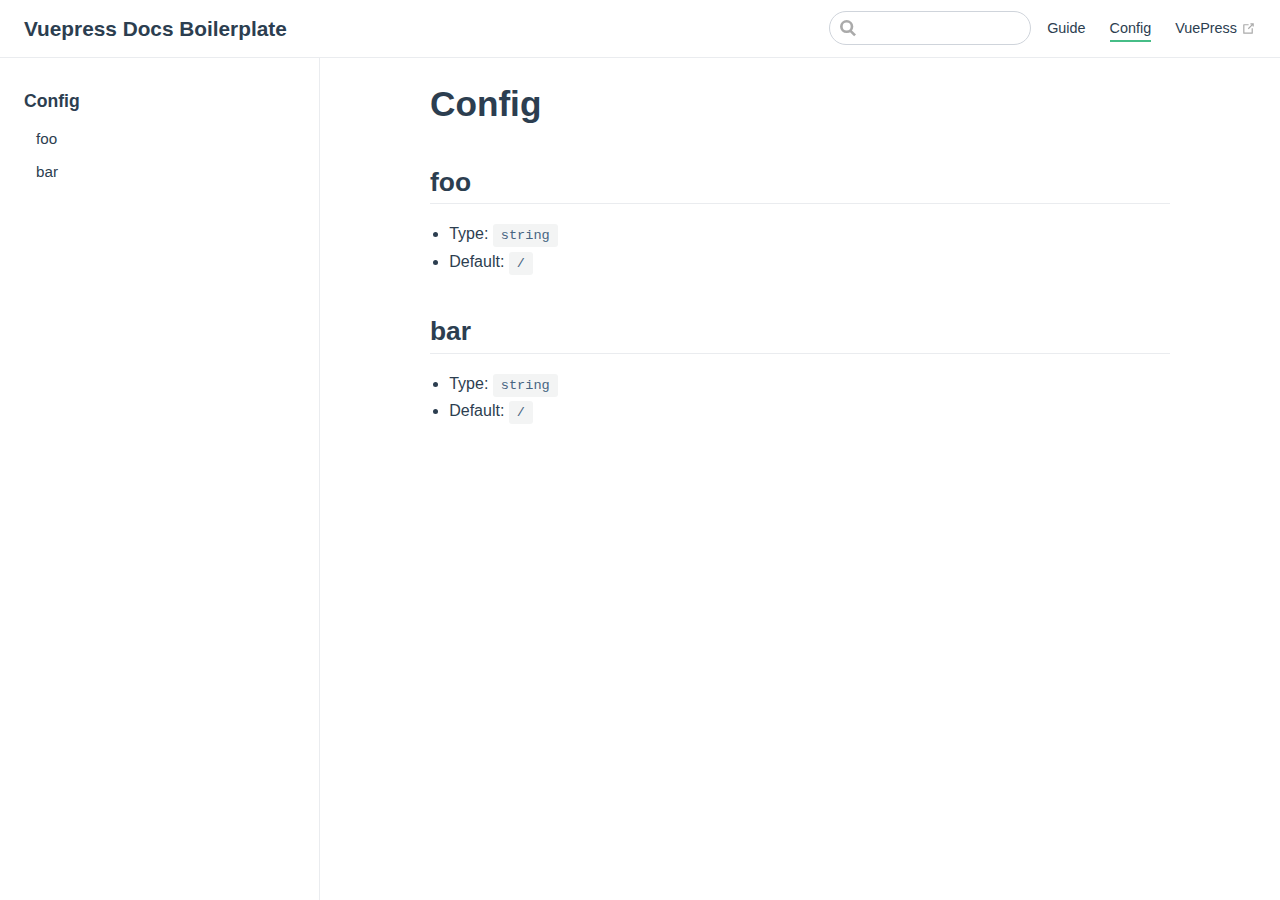
<file: config/index.html>
<!DOCTYPE html>
<html lang="en-US">
  <head>
    <meta charset="utf-8">
    <meta name="viewport" content="width=device-width,initial-scale=1">
    <title>Config | Vuepress Docs Boilerplate</title>
    <meta name="description" content="Learning from Imperater">
    <meta name="theme-color" content="#3eaf7c">
  <meta name="apple-mobile-web-app-capable" content="yes">
  <meta name="apple-mobile-web-app-status-bar-style" content="black">
    
    <link rel="preload" href="/assets/css/0.styles.5f60eb5d.css" as="style"><link rel="preload" href="/assets/js/app.0ffd1dc5.js" as="script"><link rel="preload" href="/assets/js/2.fd1e3ae9.js" as="script"><link rel="preload" href="/assets/js/10.b0734fc9.js" as="script"><link rel="prefetch" href="/assets/js/11.55118b11.js"><link rel="prefetch" href="/assets/js/12.4156cb93.js"><link rel="prefetch" href="/assets/js/13.392cc108.js"><link rel="prefetch" href="/assets/js/3.1e3883d7.js"><link rel="prefetch" href="/assets/js/4.d44d61c3.js"><link rel="prefetch" href="/assets/js/5.3acf1693.js"><link rel="prefetch" href="/assets/js/6.4b62a197.js"><link rel="prefetch" href="/assets/js/7.49f32811.js"><link rel="prefetch" href="/assets/js/8.3dc5a81c.js"><link rel="prefetch" href="/assets/js/9.dfd0ddd2.js">
    <link rel="stylesheet" href="/assets/css/0.styles.5f60eb5d.css">
  </head>
  <body>
    <div id="app" data-server-rendered="true"><div class="theme-container"><header class="navbar"><div class="sidebar-button"><svg xmlns="http://www.w3.org/2000/svg" aria-hidden="true" role="img" viewBox="0 0 448 512" class="icon"><path fill="currentColor" d="M436 124H12c-6.627 0-12-5.373-12-12V80c0-6.627 5.373-12 12-12h424c6.627 0 12 5.373 12 12v32c0 6.627-5.373 12-12 12zm0 160H12c-6.627 0-12-5.373-12-12v-32c0-6.627 5.373-12 12-12h424c6.627 0 12 5.373 12 12v32c0 6.627-5.373 12-12 12zm0 160H12c-6.627 0-12-5.373-12-12v-32c0-6.627 5.373-12 12-12h424c6.627 0 12 5.373 12 12v32c0 6.627-5.373 12-12 12z"></path></svg></div> <a href="/" class="home-link router-link-active"><!----> <span class="site-name">Vuepress Docs Boilerplate</span></a> <div class="links"><div class="search-box"><input aria-label="Search" autocomplete="off" spellcheck="false" value=""> <!----></div> <nav class="nav-links can-hide"><div class="nav-item"><a href="/guide/" class="nav-link">Guide</a></div><div class="nav-item"><a href="/config/" class="nav-link router-link-exact-active router-link-active">Config</a></div><div class="nav-item"><a href="https://v1.vuepress.vuejs.org" target="_blank" rel="noopener noreferrer" class="nav-link external">
  VuePress
  <svg xmlns="http://www.w3.org/2000/svg" aria-hidden="true" x="0px" y="0px" viewBox="0 0 100 100" width="15" height="15" class="icon outbound"><path fill="currentColor" d="M18.8,85.1h56l0,0c2.2,0,4-1.8,4-4v-32h-8v28h-48v-48h28v-8h-32l0,0c-2.2,0-4,1.8-4,4v56C14.8,83.3,16.6,85.1,18.8,85.1z"></path> <polygon fill="currentColor" points="45.7,48.7 51.3,54.3 77.2,28.5 77.2,37.2 85.2,37.2 85.2,14.9 62.8,14.9 62.8,22.9 71.5,22.9"></polygon></svg></a></div> <!----></nav></div></header> <div class="sidebar-mask"></div> <aside class="sidebar"><nav class="nav-links"><div class="nav-item"><a href="/guide/" class="nav-link">Guide</a></div><div class="nav-item"><a href="/config/" class="nav-link router-link-exact-active router-link-active">Config</a></div><div class="nav-item"><a href="https://v1.vuepress.vuejs.org" target="_blank" rel="noopener noreferrer" class="nav-link external">
  VuePress
  <svg xmlns="http://www.w3.org/2000/svg" aria-hidden="true" x="0px" y="0px" viewBox="0 0 100 100" width="15" height="15" class="icon outbound"><path fill="currentColor" d="M18.8,85.1h56l0,0c2.2,0,4-1.8,4-4v-32h-8v28h-48v-48h28v-8h-32l0,0c-2.2,0-4,1.8-4,4v56C14.8,83.3,16.6,85.1,18.8,85.1z"></path> <polygon fill="currentColor" points="45.7,48.7 51.3,54.3 77.2,28.5 77.2,37.2 85.2,37.2 85.2,14.9 62.8,14.9 62.8,22.9 71.5,22.9"></polygon></svg></a></div> <!----></nav>  <ul class="sidebar-links"><li><section class="sidebar-group depth-0"><p class="sidebar-heading open"><span>Config</span> <!----></p> <ul class="sidebar-links sidebar-group-items"><li><a href="/config/#foo" class="sidebar-link">foo</a><ul class="sidebar-sub-headers"></ul></li><li><a href="/config/#bar" class="sidebar-link">bar</a><ul class="sidebar-sub-headers"></ul></li></ul></section></li></ul> </aside> <main class="page"> <div class="theme-default-content content__default"><h1 id="config"><a href="#config" aria-hidden="true" class="header-anchor">#</a> Config</h1> <h2 id="foo"><a href="#foo" aria-hidden="true" class="header-anchor">#</a> foo</h2> <ul><li>Type: <code>string</code></li> <li>Default: <code>/</code></li></ul> <h2 id="bar"><a href="#bar" aria-hidden="true" class="header-anchor">#</a> bar</h2> <ul><li>Type: <code>string</code></li> <li>Default: <code>/</code></li></ul></div> <footer class="page-edit"><!----> <!----></footer> <!----> </main></div><div class="global-ui"></div></div>
    <script src="/assets/js/app.0ffd1dc5.js" defer></script><script src="/assets/js/2.fd1e3ae9.js" defer></script><script src="/assets/js/10.b0734fc9.js" defer></script>
  </body>
</html>
</file>
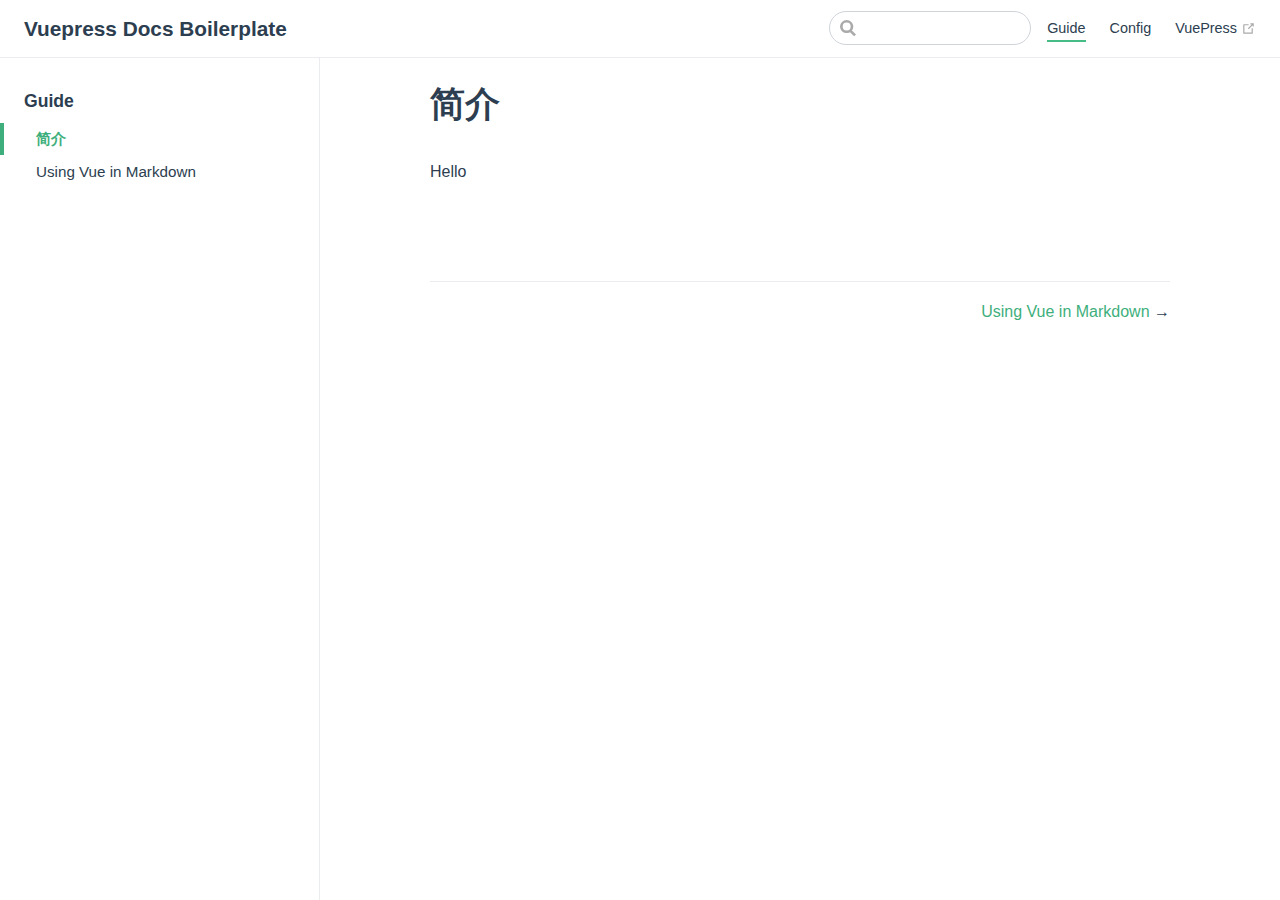
<file: guide/index.html>
<!DOCTYPE html>
<html lang="en-US">
  <head>
    <meta charset="utf-8">
    <meta name="viewport" content="width=device-width,initial-scale=1">
    <title>简介 | Vuepress Docs Boilerplate</title>
    <meta name="description" content="Learning from Imperater">
    <meta name="theme-color" content="#3eaf7c">
  <meta name="apple-mobile-web-app-capable" content="yes">
  <meta name="apple-mobile-web-app-status-bar-style" content="black">
    
    <link rel="preload" href="/assets/css/0.styles.5f60eb5d.css" as="style"><link rel="preload" href="/assets/js/app.0ffd1dc5.js" as="script"><link rel="preload" href="/assets/js/2.fd1e3ae9.js" as="script"><link rel="preload" href="/assets/js/11.55118b11.js" as="script"><link rel="prefetch" href="/assets/js/10.b0734fc9.js"><link rel="prefetch" href="/assets/js/12.4156cb93.js"><link rel="prefetch" href="/assets/js/13.392cc108.js"><link rel="prefetch" href="/assets/js/3.1e3883d7.js"><link rel="prefetch" href="/assets/js/4.d44d61c3.js"><link rel="prefetch" href="/assets/js/5.3acf1693.js"><link rel="prefetch" href="/assets/js/6.4b62a197.js"><link rel="prefetch" href="/assets/js/7.49f32811.js"><link rel="prefetch" href="/assets/js/8.3dc5a81c.js"><link rel="prefetch" href="/assets/js/9.dfd0ddd2.js">
    <link rel="stylesheet" href="/assets/css/0.styles.5f60eb5d.css">
  </head>
  <body>
    <div id="app" data-server-rendered="true"><div class="theme-container"><header class="navbar"><div class="sidebar-button"><svg xmlns="http://www.w3.org/2000/svg" aria-hidden="true" role="img" viewBox="0 0 448 512" class="icon"><path fill="currentColor" d="M436 124H12c-6.627 0-12-5.373-12-12V80c0-6.627 5.373-12 12-12h424c6.627 0 12 5.373 12 12v32c0 6.627-5.373 12-12 12zm0 160H12c-6.627 0-12-5.373-12-12v-32c0-6.627 5.373-12 12-12h424c6.627 0 12 5.373 12 12v32c0 6.627-5.373 12-12 12zm0 160H12c-6.627 0-12-5.373-12-12v-32c0-6.627 5.373-12 12-12h424c6.627 0 12 5.373 12 12v32c0 6.627-5.373 12-12 12z"></path></svg></div> <a href="/" class="home-link router-link-active"><!----> <span class="site-name">Vuepress Docs Boilerplate</span></a> <div class="links"><div class="search-box"><input aria-label="Search" autocomplete="off" spellcheck="false" value=""> <!----></div> <nav class="nav-links can-hide"><div class="nav-item"><a href="/guide/" class="nav-link router-link-exact-active router-link-active">Guide</a></div><div class="nav-item"><a href="/config/" class="nav-link">Config</a></div><div class="nav-item"><a href="https://v1.vuepress.vuejs.org" target="_blank" rel="noopener noreferrer" class="nav-link external">
  VuePress
  <svg xmlns="http://www.w3.org/2000/svg" aria-hidden="true" x="0px" y="0px" viewBox="0 0 100 100" width="15" height="15" class="icon outbound"><path fill="currentColor" d="M18.8,85.1h56l0,0c2.2,0,4-1.8,4-4v-32h-8v28h-48v-48h28v-8h-32l0,0c-2.2,0-4,1.8-4,4v56C14.8,83.3,16.6,85.1,18.8,85.1z"></path> <polygon fill="currentColor" points="45.7,48.7 51.3,54.3 77.2,28.5 77.2,37.2 85.2,37.2 85.2,14.9 62.8,14.9 62.8,22.9 71.5,22.9"></polygon></svg></a></div> <!----></nav></div></header> <div class="sidebar-mask"></div> <aside class="sidebar"><nav class="nav-links"><div class="nav-item"><a href="/guide/" class="nav-link router-link-exact-active router-link-active">Guide</a></div><div class="nav-item"><a href="/config/" class="nav-link">Config</a></div><div class="nav-item"><a href="https://v1.vuepress.vuejs.org" target="_blank" rel="noopener noreferrer" class="nav-link external">
  VuePress
  <svg xmlns="http://www.w3.org/2000/svg" aria-hidden="true" x="0px" y="0px" viewBox="0 0 100 100" width="15" height="15" class="icon outbound"><path fill="currentColor" d="M18.8,85.1h56l0,0c2.2,0,4-1.8,4-4v-32h-8v28h-48v-48h28v-8h-32l0,0c-2.2,0-4,1.8-4,4v56C14.8,83.3,16.6,85.1,18.8,85.1z"></path> <polygon fill="currentColor" points="45.7,48.7 51.3,54.3 77.2,28.5 77.2,37.2 85.2,37.2 85.2,14.9 62.8,14.9 62.8,22.9 71.5,22.9"></polygon></svg></a></div> <!----></nav>  <ul class="sidebar-links"><li><section class="sidebar-group depth-0"><p class="sidebar-heading open"><span>Guide</span> <!----></p> <ul class="sidebar-links sidebar-group-items"><li><a href="/guide/" class="active sidebar-link">简介</a></li><li><a href="/guide/using-vue.html" class="sidebar-link">Using Vue in Markdown</a></li></ul></section></li></ul> </aside> <main class="page"> <div class="theme-default-content content__default"><h1 id="简介"><a href="#简介" aria-hidden="true" class="header-anchor">#</a> 简介</h1> <p>Hello</p></div> <footer class="page-edit"><!----> <!----></footer> <div class="page-nav"><p class="inner"><!----> <span class="next"><a href="/guide/using-vue.html">
          Using Vue in Markdown
        </a>
        →
      </span></p></div> </main></div><div class="global-ui"></div></div>
    <script src="/assets/js/app.0ffd1dc5.js" defer></script><script src="/assets/js/2.fd1e3ae9.js" defer></script><script src="/assets/js/11.55118b11.js" defer></script>
  </body>
</html>
</file>
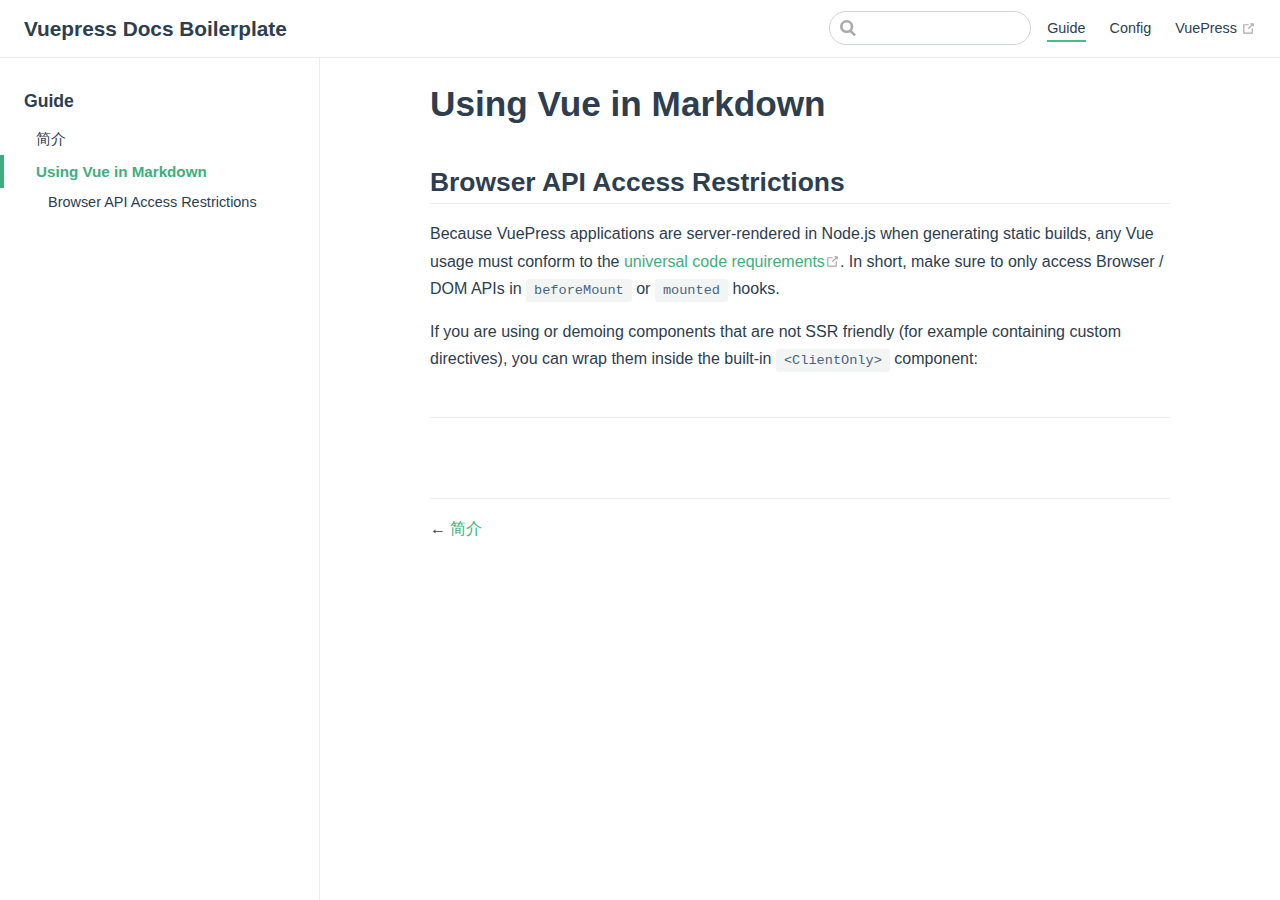
<file: guide/using-vue.html>
<!DOCTYPE html>
<html lang="en-US">
  <head>
    <meta charset="utf-8">
    <meta name="viewport" content="width=device-width,initial-scale=1">
    <title>Using Vue in Markdown | Vuepress Docs Boilerplate</title>
    <meta name="description" content="Learning from Imperater">
    <meta name="theme-color" content="#3eaf7c">
  <meta name="apple-mobile-web-app-capable" content="yes">
  <meta name="apple-mobile-web-app-status-bar-style" content="black">
    
    <link rel="preload" href="/assets/css/0.styles.5f60eb5d.css" as="style"><link rel="preload" href="/assets/js/app.0ffd1dc5.js" as="script"><link rel="preload" href="/assets/js/2.fd1e3ae9.js" as="script"><link rel="preload" href="/assets/js/12.4156cb93.js" as="script"><link rel="prefetch" href="/assets/js/10.b0734fc9.js"><link rel="prefetch" href="/assets/js/11.55118b11.js"><link rel="prefetch" href="/assets/js/13.392cc108.js"><link rel="prefetch" href="/assets/js/3.1e3883d7.js"><link rel="prefetch" href="/assets/js/4.d44d61c3.js"><link rel="prefetch" href="/assets/js/5.3acf1693.js"><link rel="prefetch" href="/assets/js/6.4b62a197.js"><link rel="prefetch" href="/assets/js/7.49f32811.js"><link rel="prefetch" href="/assets/js/8.3dc5a81c.js"><link rel="prefetch" href="/assets/js/9.dfd0ddd2.js">
    <link rel="stylesheet" href="/assets/css/0.styles.5f60eb5d.css">
  </head>
  <body>
    <div id="app" data-server-rendered="true"><div class="theme-container"><header class="navbar"><div class="sidebar-button"><svg xmlns="http://www.w3.org/2000/svg" aria-hidden="true" role="img" viewBox="0 0 448 512" class="icon"><path fill="currentColor" d="M436 124H12c-6.627 0-12-5.373-12-12V80c0-6.627 5.373-12 12-12h424c6.627 0 12 5.373 12 12v32c0 6.627-5.373 12-12 12zm0 160H12c-6.627 0-12-5.373-12-12v-32c0-6.627 5.373-12 12-12h424c6.627 0 12 5.373 12 12v32c0 6.627-5.373 12-12 12zm0 160H12c-6.627 0-12-5.373-12-12v-32c0-6.627 5.373-12 12-12h424c6.627 0 12 5.373 12 12v32c0 6.627-5.373 12-12 12z"></path></svg></div> <a href="/" class="home-link router-link-active"><!----> <span class="site-name">Vuepress Docs Boilerplate</span></a> <div class="links"><div class="search-box"><input aria-label="Search" autocomplete="off" spellcheck="false" value=""> <!----></div> <nav class="nav-links can-hide"><div class="nav-item"><a href="/guide/" class="nav-link router-link-active">Guide</a></div><div class="nav-item"><a href="/config/" class="nav-link">Config</a></div><div class="nav-item"><a href="https://v1.vuepress.vuejs.org" target="_blank" rel="noopener noreferrer" class="nav-link external">
  VuePress
  <svg xmlns="http://www.w3.org/2000/svg" aria-hidden="true" x="0px" y="0px" viewBox="0 0 100 100" width="15" height="15" class="icon outbound"><path fill="currentColor" d="M18.8,85.1h56l0,0c2.2,0,4-1.8,4-4v-32h-8v28h-48v-48h28v-8h-32l0,0c-2.2,0-4,1.8-4,4v56C14.8,83.3,16.6,85.1,18.8,85.1z"></path> <polygon fill="currentColor" points="45.7,48.7 51.3,54.3 77.2,28.5 77.2,37.2 85.2,37.2 85.2,14.9 62.8,14.9 62.8,22.9 71.5,22.9"></polygon></svg></a></div> <!----></nav></div></header> <div class="sidebar-mask"></div> <aside class="sidebar"><nav class="nav-links"><div class="nav-item"><a href="/guide/" class="nav-link router-link-active">Guide</a></div><div class="nav-item"><a href="/config/" class="nav-link">Config</a></div><div class="nav-item"><a href="https://v1.vuepress.vuejs.org" target="_blank" rel="noopener noreferrer" class="nav-link external">
  VuePress
  <svg xmlns="http://www.w3.org/2000/svg" aria-hidden="true" x="0px" y="0px" viewBox="0 0 100 100" width="15" height="15" class="icon outbound"><path fill="currentColor" d="M18.8,85.1h56l0,0c2.2,0,4-1.8,4-4v-32h-8v28h-48v-48h28v-8h-32l0,0c-2.2,0-4,1.8-4,4v56C14.8,83.3,16.6,85.1,18.8,85.1z"></path> <polygon fill="currentColor" points="45.7,48.7 51.3,54.3 77.2,28.5 77.2,37.2 85.2,37.2 85.2,14.9 62.8,14.9 62.8,22.9 71.5,22.9"></polygon></svg></a></div> <!----></nav>  <ul class="sidebar-links"><li><section class="sidebar-group depth-0"><p class="sidebar-heading open"><span>Guide</span> <!----></p> <ul class="sidebar-links sidebar-group-items"><li><a href="/guide/" class="sidebar-link">简介</a></li><li><a href="/guide/using-vue.html" class="active sidebar-link">Using Vue in Markdown</a><ul class="sidebar-sub-headers"><li class="sidebar-sub-header"><a href="/guide/using-vue.html#browser-api-access-restrictions" class="sidebar-link">Browser API Access Restrictions</a></li><li class="sidebar-sub-header"><a href="/guide/using-vue.html#" class="sidebar-link"></a></li></ul></li></ul></section></li></ul> </aside> <main class="page"> <div class="theme-default-content content__default"><h1 id="using-vue-in-markdown"><a href="#using-vue-in-markdown" aria-hidden="true" class="header-anchor">#</a> Using Vue in Markdown</h1> <h2 id="browser-api-access-restrictions"><a href="#browser-api-access-restrictions" aria-hidden="true" class="header-anchor">#</a> Browser API Access Restrictions</h2> <p>Because VuePress applications are server-rendered in Node.js when generating static builds, any Vue usage must conform to the <a href="https://ssr.vuejs.org/en/universal.html" target="_blank" rel="noopener noreferrer">universal code requirements<svg xmlns="http://www.w3.org/2000/svg" aria-hidden="true" x="0px" y="0px" viewBox="0 0 100 100" width="15" height="15" class="icon outbound"><path fill="currentColor" d="M18.8,85.1h56l0,0c2.2,0,4-1.8,4-4v-32h-8v28h-48v-48h28v-8h-32l0,0c-2.2,0-4,1.8-4,4v56C14.8,83.3,16.6,85.1,18.8,85.1z"></path> <polygon fill="currentColor" points="45.7,48.7 51.3,54.3 77.2,28.5 77.2,37.2 85.2,37.2 85.2,14.9 62.8,14.9 62.8,22.9 71.5,22.9"></polygon></svg></a>. In short, make sure to only access Browser / DOM APIs in <code>beforeMount</code> or <code>mounted</code> hooks.</p> <p>If you are using or demoing components that are not SSR friendly (for example containing custom directives), you can wrap them inside the built-in <code>&lt;ClientOnly&gt;</code> component:</p> <h2 id=""><a href="#" aria-hidden="true" class="header-anchor">#</a></h2></div> <footer class="page-edit"><!----> <!----></footer> <div class="page-nav"><p class="inner"><span class="prev">
        ←
        <a href="/guide/" class="prev router-link-active">
          简介
        </a></span> <!----></p></div> </main></div><div class="global-ui"></div></div>
    <script src="/assets/js/app.0ffd1dc5.js" defer></script><script src="/assets/js/2.fd1e3ae9.js" defer></script><script src="/assets/js/12.4156cb93.js" defer></script>
  </body>
</html>
</file>
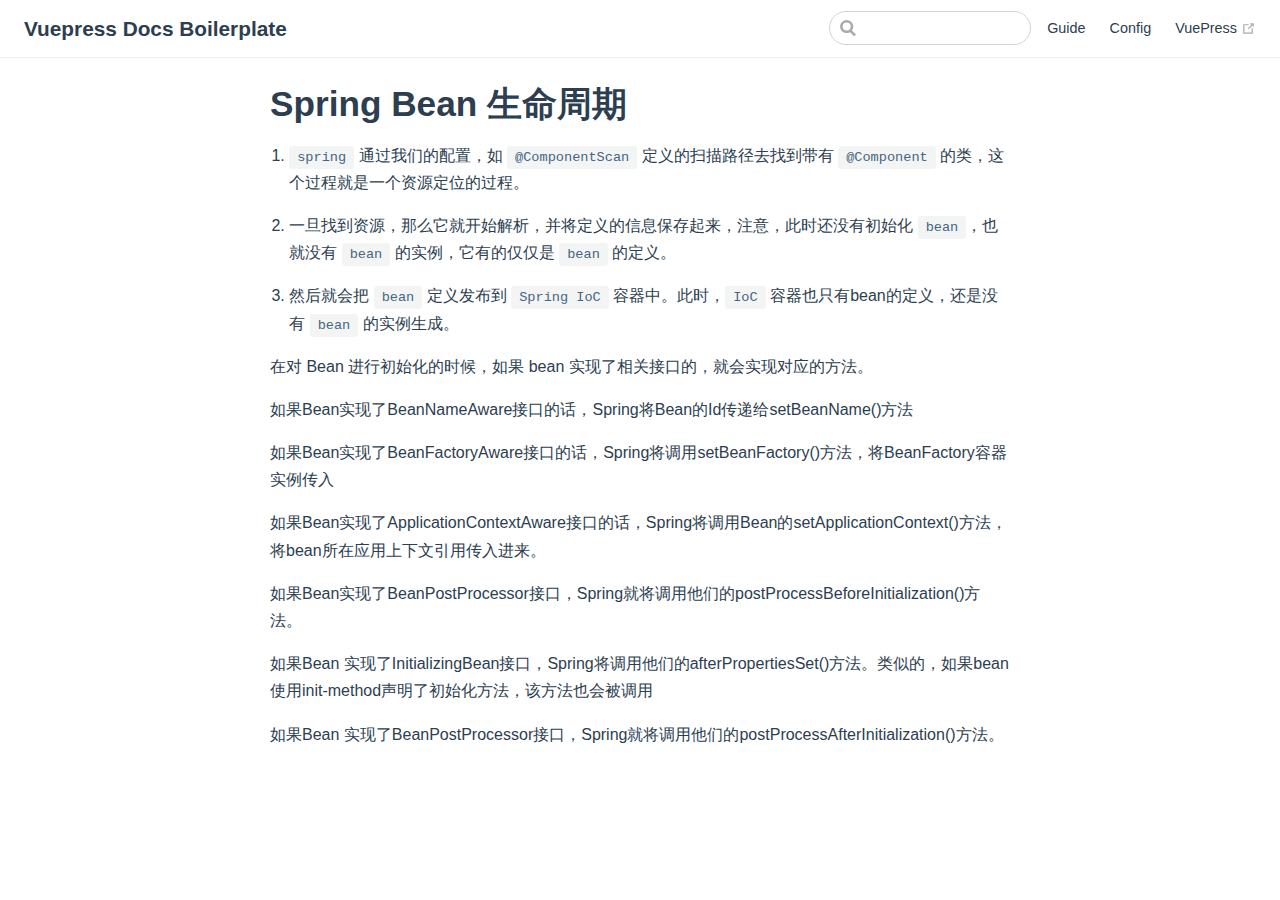
<file: Spring/spring-bean-init.html>
<!DOCTYPE html>
<html lang="en-US">
  <head>
    <meta charset="utf-8">
    <meta name="viewport" content="width=device-width,initial-scale=1">
    <title>Spring Bean 生命周期 | Vuepress Docs Boilerplate</title>
    <meta name="description" content="Learning from Imperater">
    <meta name="theme-color" content="#3eaf7c">
  <meta name="apple-mobile-web-app-capable" content="yes">
  <meta name="apple-mobile-web-app-status-bar-style" content="black">
    
    <link rel="preload" href="/assets/css/0.styles.5f60eb5d.css" as="style"><link rel="preload" href="/assets/js/app.0ffd1dc5.js" as="script"><link rel="preload" href="/assets/js/2.fd1e3ae9.js" as="script"><link rel="preload" href="/assets/js/9.dfd0ddd2.js" as="script"><link rel="prefetch" href="/assets/js/10.b0734fc9.js"><link rel="prefetch" href="/assets/js/11.55118b11.js"><link rel="prefetch" href="/assets/js/12.4156cb93.js"><link rel="prefetch" href="/assets/js/13.392cc108.js"><link rel="prefetch" href="/assets/js/3.1e3883d7.js"><link rel="prefetch" href="/assets/js/4.d44d61c3.js"><link rel="prefetch" href="/assets/js/5.3acf1693.js"><link rel="prefetch" href="/assets/js/6.4b62a197.js"><link rel="prefetch" href="/assets/js/7.49f32811.js"><link rel="prefetch" href="/assets/js/8.3dc5a81c.js">
    <link rel="stylesheet" href="/assets/css/0.styles.5f60eb5d.css">
  </head>
  <body>
    <div id="app" data-server-rendered="true"><div class="theme-container no-sidebar"><header class="navbar"><div class="sidebar-button"><svg xmlns="http://www.w3.org/2000/svg" aria-hidden="true" role="img" viewBox="0 0 448 512" class="icon"><path fill="currentColor" d="M436 124H12c-6.627 0-12-5.373-12-12V80c0-6.627 5.373-12 12-12h424c6.627 0 12 5.373 12 12v32c0 6.627-5.373 12-12 12zm0 160H12c-6.627 0-12-5.373-12-12v-32c0-6.627 5.373-12 12-12h424c6.627 0 12 5.373 12 12v32c0 6.627-5.373 12-12 12zm0 160H12c-6.627 0-12-5.373-12-12v-32c0-6.627 5.373-12 12-12h424c6.627 0 12 5.373 12 12v32c0 6.627-5.373 12-12 12z"></path></svg></div> <a href="/" class="home-link router-link-active"><!----> <span class="site-name">Vuepress Docs Boilerplate</span></a> <div class="links"><div class="search-box"><input aria-label="Search" autocomplete="off" spellcheck="false" value=""> <!----></div> <nav class="nav-links can-hide"><div class="nav-item"><a href="/guide/" class="nav-link">Guide</a></div><div class="nav-item"><a href="/config/" class="nav-link">Config</a></div><div class="nav-item"><a href="https://v1.vuepress.vuejs.org" target="_blank" rel="noopener noreferrer" class="nav-link external">
  VuePress
  <svg xmlns="http://www.w3.org/2000/svg" aria-hidden="true" x="0px" y="0px" viewBox="0 0 100 100" width="15" height="15" class="icon outbound"><path fill="currentColor" d="M18.8,85.1h56l0,0c2.2,0,4-1.8,4-4v-32h-8v28h-48v-48h28v-8h-32l0,0c-2.2,0-4,1.8-4,4v56C14.8,83.3,16.6,85.1,18.8,85.1z"></path> <polygon fill="currentColor" points="45.7,48.7 51.3,54.3 77.2,28.5 77.2,37.2 85.2,37.2 85.2,14.9 62.8,14.9 62.8,22.9 71.5,22.9"></polygon></svg></a></div> <!----></nav></div></header> <div class="sidebar-mask"></div> <aside class="sidebar"><nav class="nav-links"><div class="nav-item"><a href="/guide/" class="nav-link">Guide</a></div><div class="nav-item"><a href="/config/" class="nav-link">Config</a></div><div class="nav-item"><a href="https://v1.vuepress.vuejs.org" target="_blank" rel="noopener noreferrer" class="nav-link external">
  VuePress
  <svg xmlns="http://www.w3.org/2000/svg" aria-hidden="true" x="0px" y="0px" viewBox="0 0 100 100" width="15" height="15" class="icon outbound"><path fill="currentColor" d="M18.8,85.1h56l0,0c2.2,0,4-1.8,4-4v-32h-8v28h-48v-48h28v-8h-32l0,0c-2.2,0-4,1.8-4,4v56C14.8,83.3,16.6,85.1,18.8,85.1z"></path> <polygon fill="currentColor" points="45.7,48.7 51.3,54.3 77.2,28.5 77.2,37.2 85.2,37.2 85.2,14.9 62.8,14.9 62.8,22.9 71.5,22.9"></polygon></svg></a></div> <!----></nav>  <!----> </aside> <main class="page"> <div class="theme-default-content content__default"><h1 id="spring-bean-生命周期"><a href="#spring-bean-生命周期" aria-hidden="true" class="header-anchor">#</a> Spring Bean 生命周期</h1> <ol><li><p><code>spring</code> 通过我们的配置，如 <code>@ComponentScan</code> 定义的扫描路径去找到带有 <code>@Component</code> 的类，这个过程就是一个资源定位的过程。</p></li> <li><p>一旦找到资源，那么它就开始解析，并将定义的信息保存起来，注意，此时还没有初始化 <code>bean</code>，也就没有 <code>bean</code> 的实例，它有的仅仅是 <code>bean</code> 的定义。</p></li> <li><p>然后就会把 <code>bean</code> 定义发布到 <code>Spring IoC</code> 容器中。此时，<code>IoC</code> 容器也只有bean的定义，还是没有 <code>bean</code> 的实例生成。</p></li></ol> <p>在对 Bean  进行初始化的时候，如果 bean 实现了相关接口的，就会实现对应的方法。</p> <p>如果Bean实现了BeanNameAware接口的话，Spring将Bean的Id传递给setBeanName()方法</p> <p>如果Bean实现了BeanFactoryAware接口的话，Spring将调用setBeanFactory()方法，将BeanFactory容器实例传入</p> <p>如果Bean实现了ApplicationContextAware接口的话，Spring将调用Bean的setApplicationContext()方法，将bean所在应用上下文引用传入进来。</p> <p>如果Bean实现了BeanPostProcessor接口，Spring就将调用他们的postProcessBeforeInitialization()方法。</p> <p>如果Bean 实现了InitializingBean接口，Spring将调用他们的afterPropertiesSet()方法。类似的，如果bean使用init-method声明了初始化方法，该方法也会被调用</p> <p>如果Bean 实现了BeanPostProcessor接口，Spring就将调用他们的postProcessAfterInitialization()方法。</p></div> <footer class="page-edit"><!----> <!----></footer> <!----> </main></div><div class="global-ui"></div></div>
    <script src="/assets/js/app.0ffd1dc5.js" defer></script><script src="/assets/js/2.fd1e3ae9.js" defer></script><script src="/assets/js/9.dfd0ddd2.js" defer></script>
  </body>
</html>
</file>
<file: assets/css/0.styles.5f60eb5d.css>
#nprogress{pointer-events:none}#nprogress .bar{background:#3eaf7c;position:fixed;z-index:1031;top:0;left:0;width:100%;height:2px}#nprogress .peg{display:block;position:absolute;right:0;width:100px;height:100%;box-shadow:0 0 10px #3eaf7c,0 0 5px #3eaf7c;opacity:1;transform:rotate(3deg) translateY(-4px)}#nprogress .spinner{display:block;position:fixed;z-index:1031;top:15px;right:15px}#nprogress .spinner-icon{width:18px;height:18px;box-sizing:border-box;border-color:#3eaf7c transparent transparent #3eaf7c;border-style:solid;border-width:2px;border-radius:50%;-webkit-animation:nprogress-spinner .4s linear infinite;animation:nprogress-spinner .4s linear infinite}.nprogress-custom-parent{overflow:hidden;position:relative}.nprogress-custom-parent #nprogress .bar,.nprogress-custom-parent #nprogress .spinner{position:absolute}@-webkit-keyframes nprogress-spinner{0%{transform:rotate(0deg)}to{transform:rotate(1turn)}}@keyframes nprogress-spinner{0%{transform:rotate(0deg)}to{transform:rotate(1turn)}}.icon.outbound{color:#aaa;display:inline-block;vertical-align:middle;position:relative;top:-1px}.home{padding:3.6rem 2rem 0;max-width:960px;margin:0 auto;display:block}.home .hero{text-align:center}.home .hero img{max-width:100%;max-height:280px;display:block;margin:3rem auto 1.5rem}.home .hero h1{font-size:3rem}.home .hero .action,.home .hero .description,.home .hero h1{margin:1.8rem auto}.home .hero .description{max-width:35rem;font-size:1.6rem;line-height:1.3;color:#6a8bad}.home .hero .action-button{display:inline-block;font-size:1.2rem;color:#fff;background-color:#3eaf7c;padding:.8rem 1.6rem;border-radius:4px;transition:background-color .1s ease;box-sizing:border-box;border-bottom:1px solid #389d70}.home .hero .action-button:hover{background-color:#4abf8a}.home .features{border-top:1px solid #eaecef;padding:1.2rem 0;margin-top:2.5rem;display:flex;flex-wrap:wrap;align-items:flex-start;align-content:stretch;justify-content:space-between}.home .feature{flex-grow:1;flex-basis:30%;max-width:30%}.home .feature h2{font-size:1.4rem;font-weight:500;border-bottom:none;padding-bottom:0;color:#3a5169}.home .feature p{color:#4e6e8e}.home .footer{padding:2.5rem;border-top:1px solid #eaecef;text-align:center;color:#4e6e8e}@media (max-width:719px){.home .features{flex-direction:column}.home .feature{max-width:100%;padding:0 2.5rem}}@media (max-width:419px){.home{padding-left:1.5rem;padding-right:1.5rem}.home .hero img{max-height:210px;margin:2rem auto 1.2rem}.home .hero h1{font-size:2rem}.home .hero .action,.home .hero .description,.home .hero h1{margin:1.2rem auto}.home .hero .description{font-size:1.2rem}.home .hero .action-button{font-size:1rem;padding:.6rem 1.2rem}.home .feature h2{font-size:1.25rem}}.search-box{display:inline-block;position:relative;margin-right:1rem}.search-box input{cursor:text;width:10rem;height:2rem;color:#4e6e8e;display:inline-block;border:1px solid #cfd4db;border-radius:2rem;font-size:.9rem;line-height:2rem;padding:0 .5rem 0 2rem;outline:none;transition:all .2s ease;background:#fff url(/assets/img/search.83621669.svg) .6rem .5rem no-repeat;background-size:1rem}.search-box input:focus{cursor:auto;border-color:#3eaf7c}.search-box .suggestions{background:#fff;width:20rem;position:absolute;top:1.5rem;border:1px solid #cfd4db;border-radius:6px;padding:.4rem;list-style-type:none}.search-box .suggestions.align-right{right:0}.search-box .suggestion{line-height:1.4;padding:.4rem .6rem;border-radius:4px;cursor:pointer}.search-box .suggestion a{white-space:normal;color:#5d82a6}.search-box .suggestion a .page-title{font-weight:600}.search-box .suggestion a .header{font-size:.9em;margin-left:.25em}.search-box .suggestion.focused{background-color:#f3f4f5}.search-box .suggestion.focused a{color:#3eaf7c}@media (max-width:959px){.search-box input{cursor:pointer;width:0;border-color:transparent;position:relative}.search-box input:focus{cursor:text;left:0;width:10rem}}@media (-ms-high-contrast:none){.search-box input{height:2rem}}@media (max-width:959px) and (min-width:719px){.search-box .suggestions{left:0}}@media (max-width:719px){.search-box{margin-right:0}.search-box input{left:1rem}.search-box .suggestions{right:0}}@media (max-width:419px){.search-box .suggestions{width:calc(100vw - 4rem)}.search-box input:focus{width:8rem}}.sidebar-button{cursor:pointer;display:none;width:1.25rem;height:1.25rem;position:absolute;padding:.6rem;top:.6rem;left:1rem}.sidebar-button .icon{display:block;width:1.25rem;height:1.25rem}@media (max-width:719px){.sidebar-button{display:block}}.dropdown-enter,.dropdown-leave-to{height:0!important}.dropdown-wrapper{cursor:pointer}.dropdown-wrapper .dropdown-title{display:block}.dropdown-wrapper .dropdown-title:hover{border-color:transparent}.dropdown-wrapper .dropdown-title .arrow{vertical-align:middle;margin-top:-1px;margin-left:.4rem}.dropdown-wrapper .nav-dropdown .dropdown-item{color:inherit;line-height:1.7rem}.dropdown-wrapper .nav-dropdown .dropdown-item h4{margin:.45rem 0 0;border-top:1px solid #eee;padding:.45rem 1.5rem 0 1.25rem}.dropdown-wrapper .nav-dropdown .dropdown-item .dropdown-subitem-wrapper{padding:0;list-style:none}.dropdown-wrapper .nav-dropdown .dropdown-item .dropdown-subitem-wrapper .dropdown-subitem{font-size:.9em}.dropdown-wrapper .nav-dropdown .dropdown-item a{display:block;line-height:1.7rem;position:relative;border-bottom:none;font-weight:400;margin-bottom:0;padding:0 1.5rem 0 1.25rem}.dropdown-wrapper .nav-dropdown .dropdown-item a.router-link-active,.dropdown-wrapper .nav-dropdown .dropdown-item a:hover{color:#3eaf7c}.dropdown-wrapper .nav-dropdown .dropdown-item a.router-link-active:after{content:"";width:0;height:0;border-left:5px solid #3eaf7c;border-top:3px solid transparent;border-bottom:3px solid transparent;position:absolute;top:calc(50% - 2px);left:9px}.dropdown-wrapper .nav-dropdown .dropdown-item:first-child h4{margin-top:0;padding-top:0;border-top:0}@media (max-width:719px){.dropdown-wrapper.open .dropdown-title{margin-bottom:.5rem}.dropdown-wrapper .nav-dropdown{transition:height .1s ease-out;overflow:hidden}.dropdown-wrapper .nav-dropdown .dropdown-item h4{border-top:0;margin-top:0;padding-top:0}.dropdown-wrapper .nav-dropdown .dropdown-item>a,.dropdown-wrapper .nav-dropdown .dropdown-item h4{font-size:15px;line-height:2rem}.dropdown-wrapper .nav-dropdown .dropdown-item .dropdown-subitem{font-size:14px;padding-left:1rem}}@media (min-width:719px){.dropdown-wrapper{height:1.8rem}.dropdown-wrapper:hover .nav-dropdown{display:block!important}.dropdown-wrapper .dropdown-title .arrow{border-left:4px solid transparent;border-right:4px solid transparent;border-top:6px solid #ccc;border-bottom:0}.dropdown-wrapper .nav-dropdown{display:none;height:auto!important;box-sizing:border-box;max-height:calc(100vh - 2.7rem);overflow-y:auto;position:absolute;top:100%;right:0;background-color:#fff;padding:.6rem 0;border:1px solid;border-color:#ddd #ddd #ccc;text-align:left;border-radius:.25rem;white-space:nowrap;margin:0}}.nav-links{display:inline-block}.nav-links a{line-height:1.4rem;color:inherit}.nav-links a.router-link-active,.nav-links a:hover{color:#3eaf7c}.nav-links .nav-item{position:relative;display:inline-block;margin-left:1.5rem;line-height:2rem}.nav-links .nav-item:first-child{margin-left:0}.nav-links .repo-link{margin-left:1.5rem}@media (max-width:719px){.nav-links .nav-item,.nav-links .repo-link{margin-left:0}}@media (min-width:719px){.nav-links a.router-link-active,.nav-links a:hover{color:#2c3e50}.nav-item>a:not(.external).router-link-active,.nav-item>a:not(.external):hover{margin-bottom:-2px;border-bottom:2px solid #46bd87}}.navbar{padding:.7rem 1.5rem;line-height:2.2rem}.navbar a,.navbar img,.navbar span{display:inline-block}.navbar .logo{height:2.2rem;min-width:2.2rem;margin-right:.8rem;vertical-align:top}.navbar .site-name{font-size:1.3rem;font-weight:600;color:#2c3e50;position:relative}.navbar .links{padding-left:1.5rem;box-sizing:border-box;background-color:#fff;white-space:nowrap;font-size:.9rem;position:absolute;right:1.5rem;top:.7rem;display:flex}.navbar .links .search-box{flex:0 0 auto;vertical-align:top}@media (max-width:719px){.navbar{padding-left:4rem}.navbar .can-hide{display:none}.navbar .links{padding-left:1.5rem}}.page-edit,.page-nav{max-width:740px;margin:0 auto;padding:2rem 2.5rem}@media (max-width:959px){.page-edit,.page-nav{padding:2rem}}@media (max-width:419px){.page-edit,.page-nav{padding:1.5rem}}.page{padding-bottom:2rem;display:block}.page-edit{padding-top:1rem;padding-bottom:1rem;overflow:auto}.page-edit .edit-link{display:inline-block}.page-edit .edit-link a{color:#4e6e8e;margin-right:.25rem}.page-edit .last-updated{float:right;font-size:.9em}.page-edit .last-updated .prefix{font-weight:500;color:#4e6e8e}.page-edit .last-updated .time{font-weight:400;color:#aaa}.page-nav{padding-top:1rem;padding-bottom:0}.page-nav .inner{min-height:2rem;margin-top:0;border-top:1px solid #eaecef;padding-top:1rem;overflow:auto}.page-nav .next{float:right}@media (max-width:719px){.page-edit .edit-link{margin-bottom:.5rem}.page-edit .last-updated{font-size:.8em;float:none;text-align:left}}.sidebar-group .sidebar-group{padding-left:.5em}.sidebar-group:not(.collapsable) .sidebar-heading:not(.clickable){cursor:auto;color:inherit}.sidebar-group.is-sub-group{padding-left:0}.sidebar-group.is-sub-group>.sidebar-heading{font-size:.95em;line-height:1.4;font-weight:400;padding-left:2rem}.sidebar-group.is-sub-group>.sidebar-heading:not(.clickable){opacity:.5}.sidebar-group.is-sub-group>.sidebar-group-items{padding-left:1rem}.sidebar-group.is-sub-group>.sidebar-group-items>li>.sidebar-link{font-size:.95em;border-left:none}.sidebar-group.depth-2>.sidebar-heading{border-left:none}.sidebar-heading{color:#2c3e50;transition:color .15s ease;cursor:pointer;font-size:1.1em;font-weight:700;padding:.35rem 1.5rem .35rem 1.25rem;width:100%;box-sizing:border-box;margin:0;border-left:.25rem solid transparent}.sidebar-heading.open,.sidebar-heading:hover{color:inherit}.sidebar-heading .arrow{position:relative;top:-.12em;left:.5em}.sidebar-heading.clickable.active{font-weight:600;color:#3eaf7c;border-left-color:#3eaf7c}.sidebar-heading.clickable:hover{color:#3eaf7c}.sidebar-group-items{transition:height .1s ease-out;font-size:.95em;overflow:hidden}.sidebar .sidebar-sub-headers{padding-left:1rem;font-size:.95em}a.sidebar-link{font-size:1em;font-weight:400;display:inline-block;color:#2c3e50;border-left:.25rem solid transparent;padding:.35rem 1rem .35rem 1.25rem;line-height:1.4;width:100%;box-sizing:border-box}a.sidebar-link:hover{color:#3eaf7c}a.sidebar-link.active{font-weight:600;color:#3eaf7c;border-left-color:#3eaf7c}.sidebar-group a.sidebar-link{padding-left:2rem}.sidebar-sub-headers a.sidebar-link{padding-top:.25rem;padding-bottom:.25rem;border-left:none}.sidebar-sub-headers a.sidebar-link.active{font-weight:500}.sidebar ul{padding:0;margin:0;list-style-type:none}.sidebar a{display:inline-block}.sidebar .nav-links{display:none;border-bottom:1px solid #eaecef;padding:.5rem 0 .75rem}.sidebar .nav-links a{font-weight:600}.sidebar .nav-links .nav-item,.sidebar .nav-links .repo-link{display:block;line-height:1.25rem;font-size:1.1em;padding:.5rem 0 .5rem 1.5rem}.sidebar>.sidebar-links{padding:1.5rem 0}.sidebar>.sidebar-links>li>a.sidebar-link{font-size:1.1em;line-height:1.7;font-weight:700}.sidebar>.sidebar-links>li:not(:first-child){margin-top:.75rem}@media (max-width:719px){.sidebar .nav-links{display:block}.sidebar .nav-links .dropdown-wrapper .nav-dropdown .dropdown-item a.router-link-active:after{top:calc(1rem - 2px)}.sidebar>.sidebar-links{padding:1rem 0}}code[class*=language-],pre[class*=language-]{color:#ccc;background:none;font-family:Consolas,Monaco,Andale Mono,Ubuntu Mono,monospace;font-size:1em;text-align:left;white-space:pre;word-spacing:normal;word-break:normal;word-wrap:normal;line-height:1.5;-moz-tab-size:4;-o-tab-size:4;tab-size:4;-webkit-hyphens:none;-ms-hyphens:none;hyphens:none}pre[class*=language-]{padding:1em;margin:.5em 0;overflow:auto}:not(pre)>code[class*=language-],pre[class*=language-]{background:#2d2d2d}:not(pre)>code[class*=language-]{padding:.1em;border-radius:.3em;white-space:normal}.token.block-comment,.token.cdata,.token.comment,.token.doctype,.token.prolog{color:#999}.token.punctuation{color:#ccc}.token.attr-name,.token.deleted,.token.namespace,.token.tag{color:#e2777a}.token.function-name{color:#6196cc}.token.boolean,.token.function,.token.number{color:#f08d49}.token.class-name,.token.constant,.token.property,.token.symbol{color:#f8c555}.token.atrule,.token.builtin,.token.important,.token.keyword,.token.selector{color:#cc99cd}.token.attr-value,.token.char,.token.regex,.token.string,.token.variable{color:#7ec699}.token.entity,.token.operator,.token.url{color:#67cdcc}.token.bold,.token.important{font-weight:700}.token.italic{font-style:italic}.token.entity{cursor:help}.token.inserted{color:green}.theme-default-content code{color:#476582;padding:.25rem .5rem;margin:0;font-size:.85em;background-color:rgba(27,31,35,.05);border-radius:3px}.theme-default-content code .token.deleted{color:#ec5975}.theme-default-content code .token.inserted{color:#3eaf7c}.theme-default-content pre,.theme-default-content pre[class*=language-]{line-height:1.4;padding:1.25rem 1.5rem;margin:.85rem 0;background-color:#282c34;border-radius:6px;overflow:auto}.theme-default-content pre[class*=language-] code,.theme-default-content pre code{color:#fff;padding:0;background-color:transparent;border-radius:0}div[class*=language-]{position:relative;background-color:#282c34;border-radius:6px}div[class*=language-] .highlight-lines{-webkit-user-select:none;-moz-user-select:none;-ms-user-select:none;user-select:none;padding-top:1.3rem;position:absolute;top:0;left:0;width:100%;line-height:1.4}div[class*=language-] .highlight-lines .highlighted{background-color:rgba(0,0,0,.66)}div[class*=language-] pre,div[class*=language-] pre[class*=language-]{background:transparent;position:relative;z-index:1}div[class*=language-]:before{position:absolute;z-index:3;top:.8em;right:1em;font-size:.75rem;color:hsla(0,0%,100%,.4)}div[class*=language-]:not(.line-numbers-mode) .line-numbers-wrapper{display:none}div[class*=language-].line-numbers-mode .highlight-lines .highlighted{position:relative}div[class*=language-].line-numbers-mode .highlight-lines .highlighted:before{content:" ";position:absolute;z-index:3;left:0;top:0;display:block;width:3.5rem;height:100%;background-color:rgba(0,0,0,.66)}div[class*=language-].line-numbers-mode pre{padding-left:4.5rem;vertical-align:middle}div[class*=language-].line-numbers-mode .line-numbers-wrapper{position:absolute;top:0;width:3.5rem;text-align:center;color:hsla(0,0%,100%,.3);padding:1.25rem 0;line-height:1.4}div[class*=language-].line-numbers-mode .line-numbers-wrapper .line-number,div[class*=language-].line-numbers-mode .line-numbers-wrapper br{-webkit-user-select:none;-moz-user-select:none;-ms-user-select:none;user-select:none}div[class*=language-].line-numbers-mode .line-numbers-wrapper .line-number{position:relative;z-index:4;font-size:.85em}div[class*=language-].line-numbers-mode:after{content:"";position:absolute;z-index:2;top:0;left:0;width:3.5rem;height:100%;border-radius:6px 0 0 6px;border-right:1px solid rgba(0,0,0,.66);background-color:#282c34}div[class~=language-js]:before{content:"js"}div[class~=language-ts]:before{content:"ts"}div[class~=language-html]:before{content:"html"}div[class~=language-md]:before{content:"md"}div[class~=language-vue]:before{content:"vue"}div[class~=language-css]:before{content:"css"}div[class~=language-sass]:before{content:"sass"}div[class~=language-scss]:before{content:"scss"}div[class~=language-less]:before{content:"less"}div[class~=language-stylus]:before{content:"stylus"}div[class~=language-go]:before{content:"go"}div[class~=language-java]:before{content:"java"}div[class~=language-c]:before{content:"c"}div[class~=language-sh]:before{content:"sh"}div[class~=language-yaml]:before{content:"yaml"}div[class~=language-py]:before{content:"py"}div[class~=language-docker]:before{content:"docker"}div[class~=language-dockerfile]:before{content:"dockerfile"}div[class~=language-makefile]:before{content:"makefile"}div[class~=language-javascript]:before{content:"js"}div[class~=language-typescript]:before{content:"ts"}div[class~=language-markup]:before{content:"html"}div[class~=language-markdown]:before{content:"md"}div[class~=language-json]:before{content:"json"}div[class~=language-ruby]:before{content:"rb"}div[class~=language-python]:before{content:"py"}div[class~=language-bash]:before{content:"sh"}div[class~=language-php]:before{content:"php"}.custom-block .custom-block-title{font-weight:600;margin-bottom:-.4rem}.custom-block.danger,.custom-block.tip,.custom-block.warning{padding:.1rem 1.5rem;border-left-width:.5rem;border-left-style:solid;margin:1rem 0}.custom-block.tip{background-color:#f3f5f7;border-color:#42b983}.custom-block.warning{background-color:rgba(255,229,100,.3);border-color:#e7c000;color:#6b5900}.custom-block.warning .custom-block-title{color:#b29400}.custom-block.warning a{color:#2c3e50}.custom-block.danger{background-color:#ffe6e6;border-color:#c00;color:#4d0000}.custom-block.danger .custom-block-title{color:#900}.custom-block.danger a{color:#2c3e50}.arrow{display:inline-block;width:0;height:0}.arrow.up{border-bottom:6px solid #ccc}.arrow.down,.arrow.up{border-left:4px solid transparent;border-right:4px solid transparent}.arrow.down{border-top:6px solid #ccc}.arrow.right{border-left:6px solid #ccc}.arrow.left,.arrow.right{border-top:4px solid transparent;border-bottom:4px solid transparent}.arrow.left{border-right:6px solid #ccc}.theme-default-content:not(.custom){max-width:740px;margin:0 auto;padding:2rem 2.5rem}@media (max-width:959px){.theme-default-content:not(.custom){padding:2rem}}@media (max-width:419px){.theme-default-content:not(.custom){padding:1.5rem}}.table-of-contents .badge{vertical-align:middle}body,html{padding:0;margin:0;background-color:#fff}body{font-family:-apple-system,BlinkMacSystemFont,Segoe UI,Roboto,Oxygen,Ubuntu,Cantarell,Fira Sans,Droid Sans,Helvetica Neue,sans-serif;-webkit-font-smoothing:antialiased;-moz-osx-font-smoothing:grayscale;font-size:16px;color:#2c3e50}.page{padding-left:20rem}.navbar{z-index:20;right:0;height:3.6rem;background-color:#fff;box-sizing:border-box;border-bottom:1px solid #eaecef}.navbar,.sidebar-mask{position:fixed;top:0;left:0}.sidebar-mask{z-index:9;width:100vw;height:100vh;display:none}.sidebar{font-size:16px;background-color:#fff;width:20rem;position:fixed;z-index:10;margin:0;top:3.6rem;left:0;bottom:0;box-sizing:border-box;border-right:1px solid #eaecef;overflow-y:auto}.theme-default-content:not(.custom)>:first-child{margin-top:3.6rem}.theme-default-content:not(.custom) a:hover{text-decoration:underline}.theme-default-content:not(.custom) p.demo{padding:1rem 1.5rem;border:1px solid #ddd;border-radius:4px}.theme-default-content:not(.custom) img{max-width:100%}.theme-default-content.custom{padding:0;margin:0}.theme-default-content.custom img{max-width:100%}a{font-weight:500;text-decoration:none}a,p a code{color:#3eaf7c}p a code{font-weight:400}kbd{background:#eee;border:.15rem solid #ddd;border-bottom:.25rem solid #ddd;border-radius:.15rem;padding:0 .15em}blockquote{font-size:1rem;color:#999;border-left:.2rem solid #dfe2e5;margin:1rem 0;padding:.25rem 0 .25rem 1rem}blockquote>p{margin:0}ol,ul{padding-left:1.2em}strong{font-weight:600}h1,h2,h3,h4,h5,h6{font-weight:600;line-height:1.25}.theme-default-content:not(.custom)>h1,.theme-default-content:not(.custom)>h2,.theme-default-content:not(.custom)>h3,.theme-default-content:not(.custom)>h4,.theme-default-content:not(.custom)>h5,.theme-default-content:not(.custom)>h6{margin-top:-3.1rem;padding-top:4.6rem;margin-bottom:0}.theme-default-content:not(.custom)>h1:first-child,.theme-default-content:not(.custom)>h2:first-child,.theme-default-content:not(.custom)>h3:first-child,.theme-default-content:not(.custom)>h4:first-child,.theme-default-content:not(.custom)>h5:first-child,.theme-default-content:not(.custom)>h6:first-child{margin-top:-1.5rem;margin-bottom:1rem}.theme-default-content:not(.custom)>h1:first-child+.custom-block,.theme-default-content:not(.custom)>h1:first-child+p,.theme-default-content:not(.custom)>h1:first-child+pre,.theme-default-content:not(.custom)>h2:first-child+.custom-block,.theme-default-content:not(.custom)>h2:first-child+p,.theme-default-content:not(.custom)>h2:first-child+pre,.theme-default-content:not(.custom)>h3:first-child+.custom-block,.theme-default-content:not(.custom)>h3:first-child+p,.theme-default-content:not(.custom)>h3:first-child+pre,.theme-default-content:not(.custom)>h4:first-child+.custom-block,.theme-default-content:not(.custom)>h4:first-child+p,.theme-default-content:not(.custom)>h4:first-child+pre,.theme-default-content:not(.custom)>h5:first-child+.custom-block,.theme-default-content:not(.custom)>h5:first-child+p,.theme-default-content:not(.custom)>h5:first-child+pre,.theme-default-content:not(.custom)>h6:first-child+.custom-block,.theme-default-content:not(.custom)>h6:first-child+p,.theme-default-content:not(.custom)>h6:first-child+pre{margin-top:2rem}h1:hover .header-anchor,h2:hover .header-anchor,h3:hover .header-anchor,h4:hover .header-anchor,h5:hover .header-anchor,h6:hover .header-anchor{opacity:1}h1{font-size:2.2rem}h2{font-size:1.65rem;padding-bottom:.3rem;border-bottom:1px solid #eaecef}h3{font-size:1.35rem}a.header-anchor{font-size:.85em;float:left;margin-left:-.87em;padding-right:.23em;margin-top:.125em;opacity:0}a.header-anchor:hover{text-decoration:none}.line-number,code,kbd{font-family:source-code-pro,Menlo,Monaco,Consolas,Courier New,monospace}ol,p,ul{line-height:1.7}hr{border:0;border-top:1px solid #eaecef}table{border-collapse:collapse;margin:1rem 0;display:block;overflow-x:auto}tr{border-top:1px solid #dfe2e5}tr:nth-child(2n){background-color:#f6f8fa}td,th{border:1px solid #dfe2e5;padding:.6em 1em}.theme-container.sidebar-open .sidebar-mask{display:block}.theme-container.no-navbar .theme-default-content:not(.custom)>h1,.theme-container.no-navbar h2,.theme-container.no-navbar h3,.theme-container.no-navbar h4,.theme-container.no-navbar h5,.theme-container.no-navbar h6{margin-top:1.5rem;padding-top:0}.theme-container.no-navbar .sidebar{top:0}@media (min-width:720px){.theme-container.no-sidebar .sidebar{display:none}.theme-container.no-sidebar .page{padding-left:0}}@media (max-width:959px){.sidebar{font-size:15px;width:16.4rem}.page{padding-left:16.4rem}}@media (max-width:719px){.sidebar{top:0;padding-top:3.6rem;transform:translateX(-100%);transition:transform .2s ease}.page{padding-left:0}.theme-container.sidebar-open .sidebar{transform:translateX(0)}.theme-container.no-navbar .sidebar{padding-top:0}}@media (max-width:419px){h1{font-size:1.9rem}.theme-default-content div[class*=language-]{margin:.85rem -1.5rem;border-radius:0}}.home .hero img{max-width:450px!important}.badge[data-v-172fd448]{display:inline-block;font-size:14px;height:18px;line-height:18px;border-radius:3px;padding:0 6px;color:#fff}.badge.green[data-v-172fd448],.badge.tip[data-v-172fd448],.badge[data-v-172fd448]{background-color:#42b983}.badge.error[data-v-172fd448]{background-color:#da5961}.badge.warn[data-v-172fd448],.badge.warning[data-v-172fd448],.badge.yellow[data-v-172fd448]{background-color:#e7c000}.badge+.badge[data-v-172fd448]{margin-left:5px}
</file>
